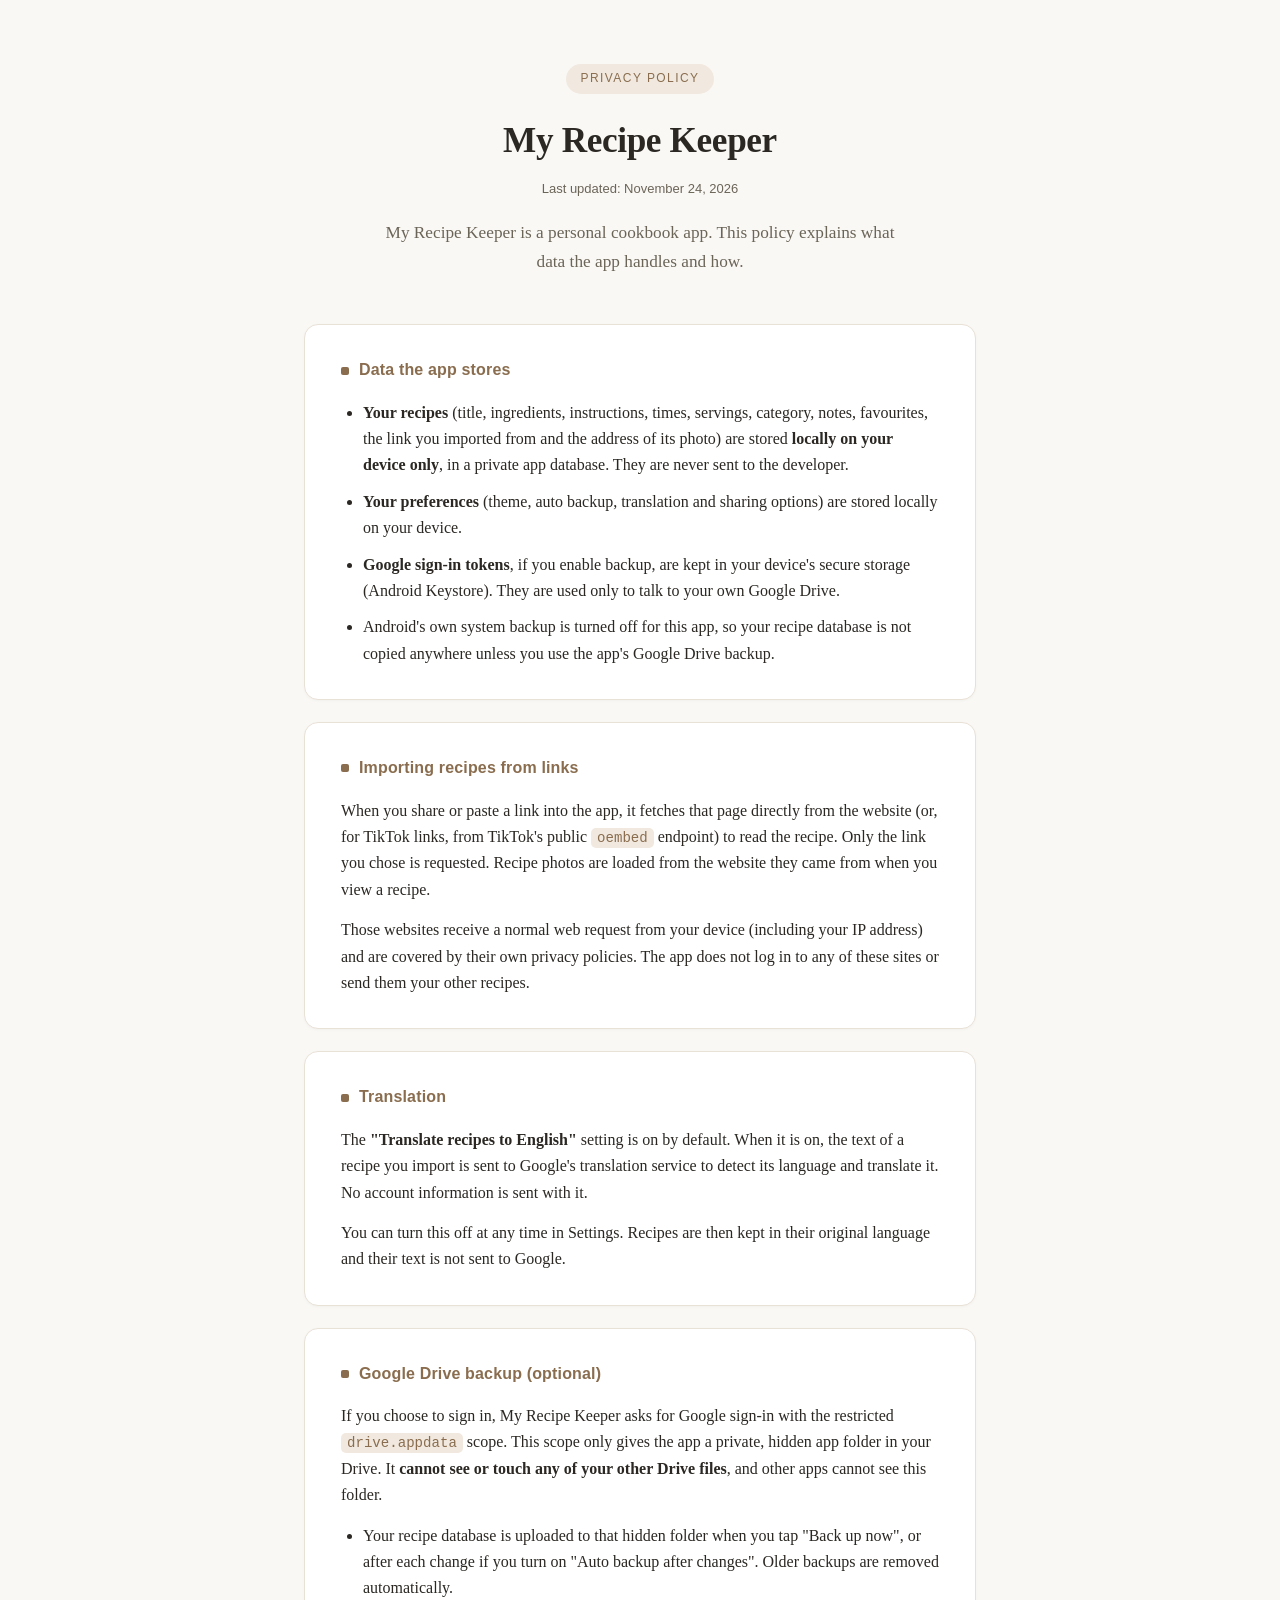
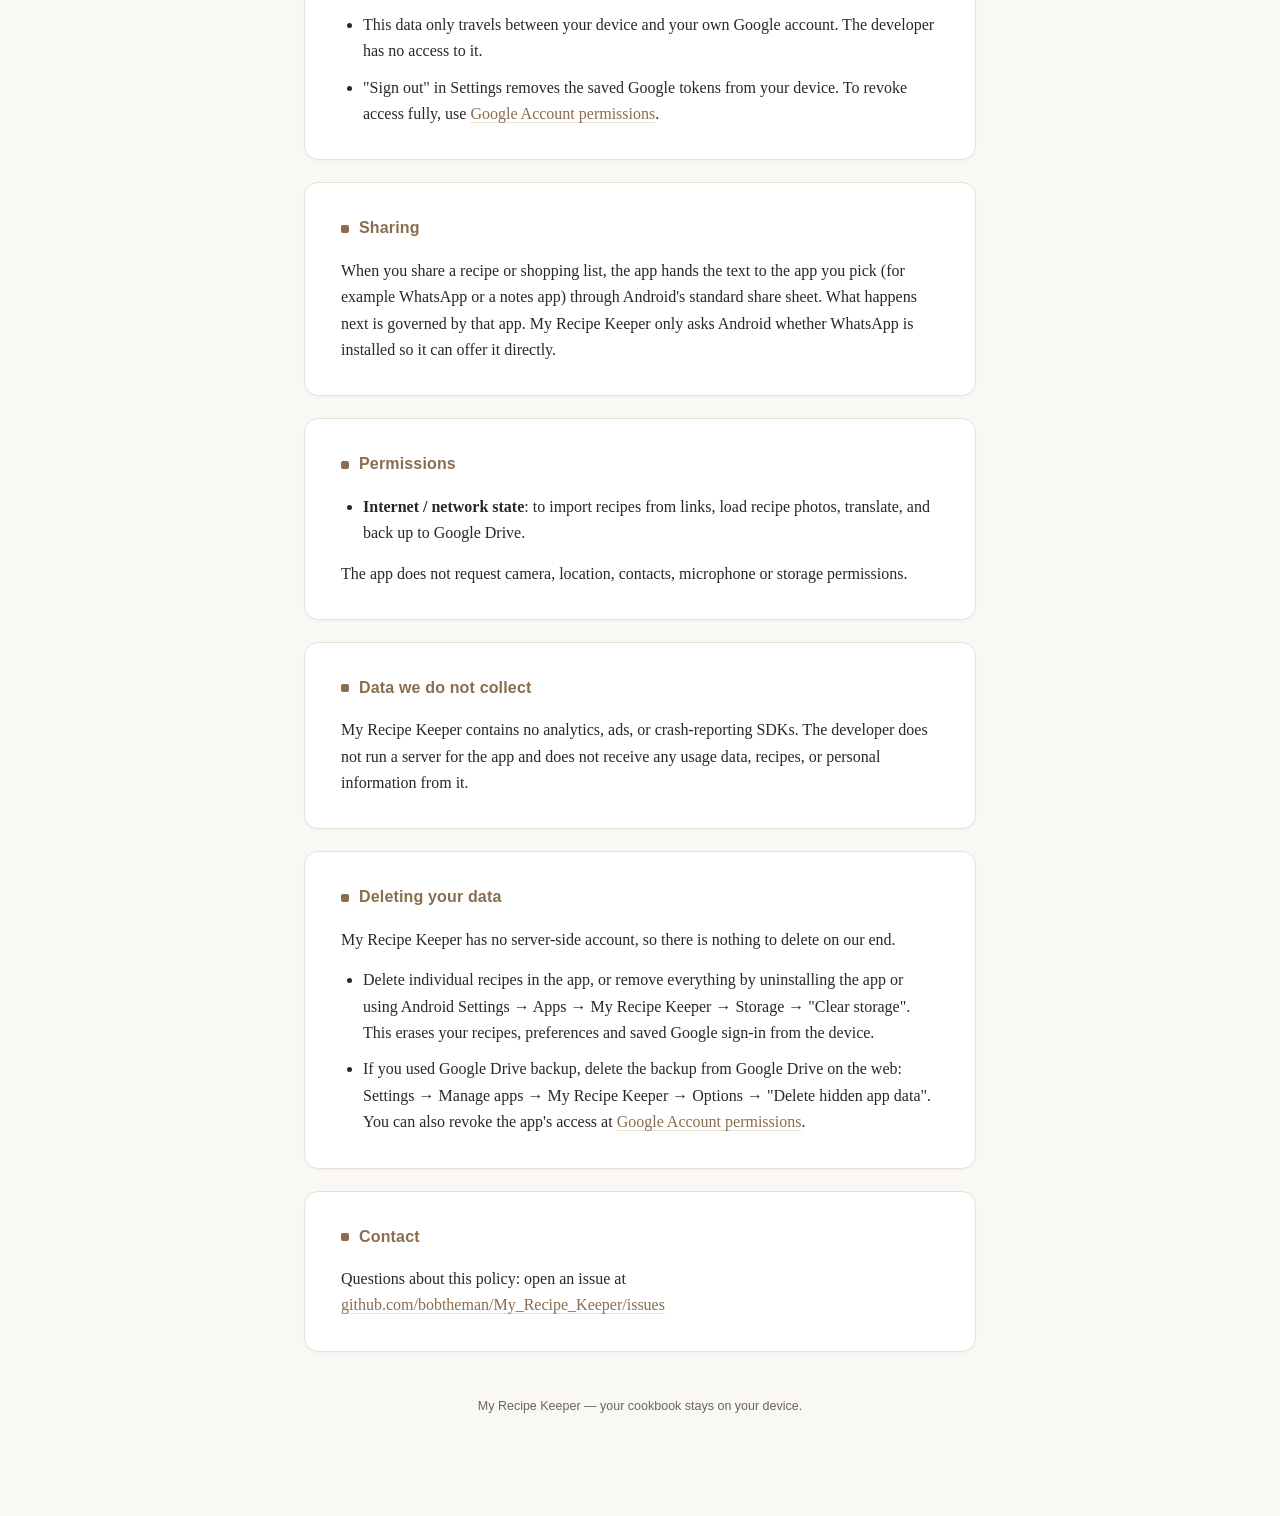
<file: privacy-policy.html>
<!DOCTYPE html>
<html lang="en">
<head>
<meta charset="UTF-8">
<meta name="viewport" content="width=device-width, initial-scale=1.0">
<title>Privacy Policy — My Recipe Keeper</title>
<style>
  :root {
    --bg: #faf8f5;
    --card: #ffffff;
    --ink: #2b2823;
    --muted: #6b6558;
    --accent: #8a6d4f;
    --accent-light: #f1e9df;
    --border: #e8e1d6;
  }
  * { box-sizing: border-box; }
  body {
    margin: 0;
    background: var(--bg);
    color: var(--ink);
    font-family: "Iowan Old Style", "Palatino Linotype", Georgia, "Times New Roman", serif;
    line-height: 1.65;
    -webkit-font-smoothing: antialiased;
  }
  .wrap {
    max-width: 720px;
    margin: 0 auto;
    padding: 64px 24px 100px;
  }
  header {
    text-align: center;
    margin-bottom: 48px;
  }
  header .badge {
    display: inline-block;
    font-family: -apple-system, BlinkMacSystemFont, "Segoe UI", sans-serif;
    font-size: 12px;
    letter-spacing: 0.12em;
    text-transform: uppercase;
    color: var(--accent);
    background: var(--accent-light);
    padding: 5px 14px;
    border-radius: 999px;
    margin-bottom: 18px;
  }
  h1 {
    font-size: 2.2rem;
    margin: 0 0 8px;
    font-weight: 600;
    letter-spacing: -0.01em;
  }
  .updated {
    font-family: -apple-system, BlinkMacSystemFont, "Segoe UI", sans-serif;
    font-size: 13px;
    color: var(--muted);
  }
  .lede {
    font-size: 1.08rem;
    color: var(--muted);
    text-align: center;
    max-width: 520px;
    margin: 20px auto 0;
  }
  .card {
    background: var(--card);
    border: 1px solid var(--border);
    border-radius: 14px;
    padding: 32px 36px;
    margin-bottom: 22px;
    box-shadow: 0 1px 3px rgba(0,0,0,0.03);
  }
  h2 {
    font-family: -apple-system, BlinkMacSystemFont, "Segoe UI", sans-serif;
    font-size: 1rem;
    font-weight: 700;
    letter-spacing: 0.01em;
    color: var(--accent);
    margin: 0 0 16px;
    display: flex;
    align-items: center;
    gap: 10px;
  }
  h2::before {
    content: "";
    display: inline-block;
    width: 8px;
    height: 8px;
    border-radius: 2px;
    background: var(--accent);
  }
  p { margin: 0 0 14px; }
  p:last-child { margin-bottom: 0; }
  ul { margin: 0 0 14px; padding-left: 22px; }
  ul:last-child { margin-bottom: 0; }
  li { margin-bottom: 10px; }
  li:last-child { margin-bottom: 0; }
  strong { color: var(--ink); font-weight: 700; }
  code {
    font-family: "SF Mono", Menlo, Consolas, monospace;
    font-size: 0.88em;
    background: var(--accent-light);
    padding: 2px 6px;
    border-radius: 5px;
    color: var(--accent);
  }
  a {
    color: var(--accent);
    text-decoration: underline;
    text-decoration-color: var(--border);
    text-underline-offset: 3px;
  }
  a:hover { text-decoration-color: var(--accent); }
  footer {
    text-align: center;
    margin-top: 44px;
    font-family: -apple-system, BlinkMacSystemFont, "Segoe UI", sans-serif;
    font-size: 12.5px;
    color: var(--muted);
  }
  @media (max-width: 480px) {
    .wrap { padding: 40px 16px 72px; }
    .card { padding: 24px 20px; }
  }
</style>
</head>
<body>
<div class="wrap">

  <header>
    <span class="badge">Privacy Policy</span>
    <h1>My Recipe Keeper</h1>
    <div class="updated">Last updated: November 24, 2026</div>
    <p class="lede">My Recipe Keeper is a personal cookbook app. This policy explains what data the app handles and how.</p>
  </header>

  <div class="card">
    <h2>Data the app stores</h2>
    <ul>
      <li><strong>Your recipes</strong> (title, ingredients, instructions, times, servings, category, notes, favourites, the link you imported from and the address of its photo) are stored <strong>locally on your device only</strong>, in a private app database. They are never sent to the developer.</li>
      <li><strong>Your preferences</strong> (theme, auto backup, translation and sharing options) are stored locally on your device.</li>
      <li><strong>Google sign-in tokens</strong>, if you enable backup, are kept in your device's secure storage (Android Keystore). They are used only to talk to your own Google Drive.</li>
      <li>Android's own system backup is turned off for this app, so your recipe database is not copied anywhere unless you use the app's Google Drive backup.</li>
    </ul>
  </div>

  <div class="card">
    <h2>Importing recipes from links</h2>
    <p>When you share or paste a link into the app, it fetches that page directly from the website (or, for TikTok links, from TikTok's public <code>oembed</code> endpoint) to read the recipe. Only the link you chose is requested. Recipe photos are loaded from the website they came from when you view a recipe.</p>
    <p>Those websites receive a normal web request from your device (including your IP address) and are covered by their own privacy policies. The app does not log in to any of these sites or send them your other recipes.</p>
  </div>

  <div class="card">
    <h2>Translation</h2>
    <p>The <strong>"Translate recipes to English"</strong> setting is on by default. When it is on, the text of a recipe you import is sent to Google's translation service to detect its language and translate it. No account information is sent with it.</p>
    <p>You can turn this off at any time in Settings. Recipes are then kept in their original language and their text is not sent to Google.</p>
  </div>

  <div class="card">
    <h2>Google Drive backup (optional)</h2>
    <p>If you choose to sign in, My Recipe Keeper asks for Google sign-in with the restricted <code>drive.appdata</code> scope. This scope only gives the app a private, hidden app folder in your Drive. It <strong>cannot see or touch any of your other Drive files</strong>, and other apps cannot see this folder.</p>
    <ul>
      <li>Your recipe database is uploaded to that hidden folder when you tap "Back up now", or after each change if you turn on "Auto backup after changes". Older backups are removed automatically.</li>
      <li>This data only travels between your device and your own Google account. The developer has no access to it.</li>
      <li>"Sign out" in Settings removes the saved Google tokens from your device. To revoke access fully, use <a href="https://myaccount.google.com/permissions" target="_blank" rel="noopener">Google Account permissions</a>.</li>
    </ul>
  </div>

  <div class="card">
    <h2>Sharing</h2>
    <p>When you share a recipe or shopping list, the app hands the text to the app you pick (for example WhatsApp or a notes app) through Android's standard share sheet. What happens next is governed by that app. My Recipe Keeper only asks Android whether WhatsApp is installed so it can offer it directly.</p>
  </div>

  <div class="card">
    <h2>Permissions</h2>
    <ul>
      <li><strong>Internet / network state</strong>: to import recipes from links, load recipe photos, translate, and back up to Google Drive.</li>
    </ul>
    <p>The app does not request camera, location, contacts, microphone or storage permissions.</p>
  </div>

  <div class="card">
    <h2>Data we do not collect</h2>
    <p>My Recipe Keeper contains no analytics, ads, or crash-reporting SDKs. The developer does not run a server for the app and does not receive any usage data, recipes, or personal information from it.</p>
  </div>

  <div class="card" id="delete-data">
    <h2>Deleting your data</h2>
    <p>My Recipe Keeper has no server-side account, so there is nothing to delete on our end.</p>
    <ul>
      <li>Delete individual recipes in the app, or remove everything by uninstalling the app or using Android Settings &rarr; Apps &rarr; My Recipe Keeper &rarr; Storage &rarr; "Clear storage". This erases your recipes, preferences and saved Google sign-in from the device.</li>
      <li>If you used Google Drive backup, delete the backup from Google Drive on the web: Settings &rarr; Manage apps &rarr; My Recipe Keeper &rarr; Options &rarr; "Delete hidden app data". You can also revoke the app's access at <a href="https://myaccount.google.com/permissions" target="_blank" rel="noopener">Google Account permissions</a>.</li>
    </ul>
  </div>

  <div class="card">
    <h2>Contact</h2>
    <p>Questions about this policy: open an issue at <a href="https://github.com/bobtheman/My_Recipe_Keeper/issues" target="_blank" rel="noopener">github.com/bobtheman/My_Recipe_Keeper/issues</a></p>
  </div>

  <footer>My Recipe Keeper — your cookbook stays on your device.</footer>

</div>
</body>
</html>
</file>
